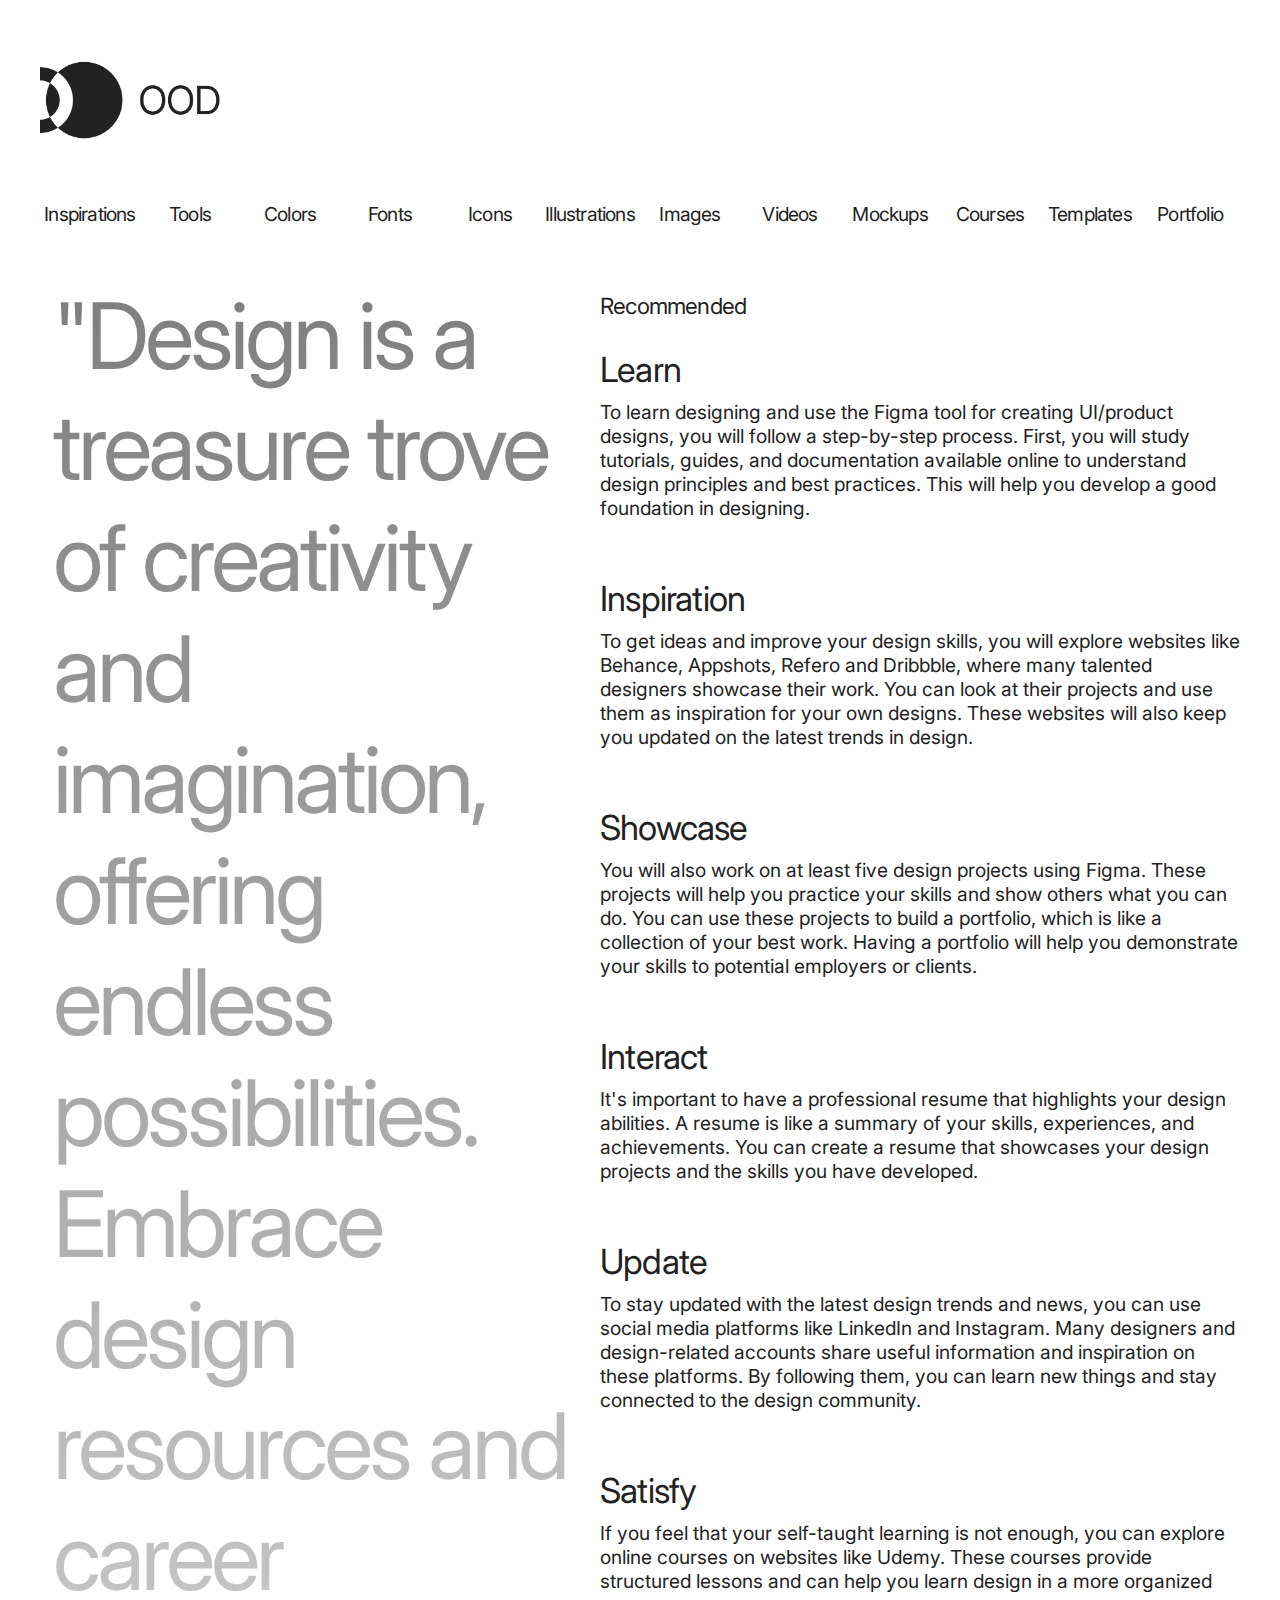
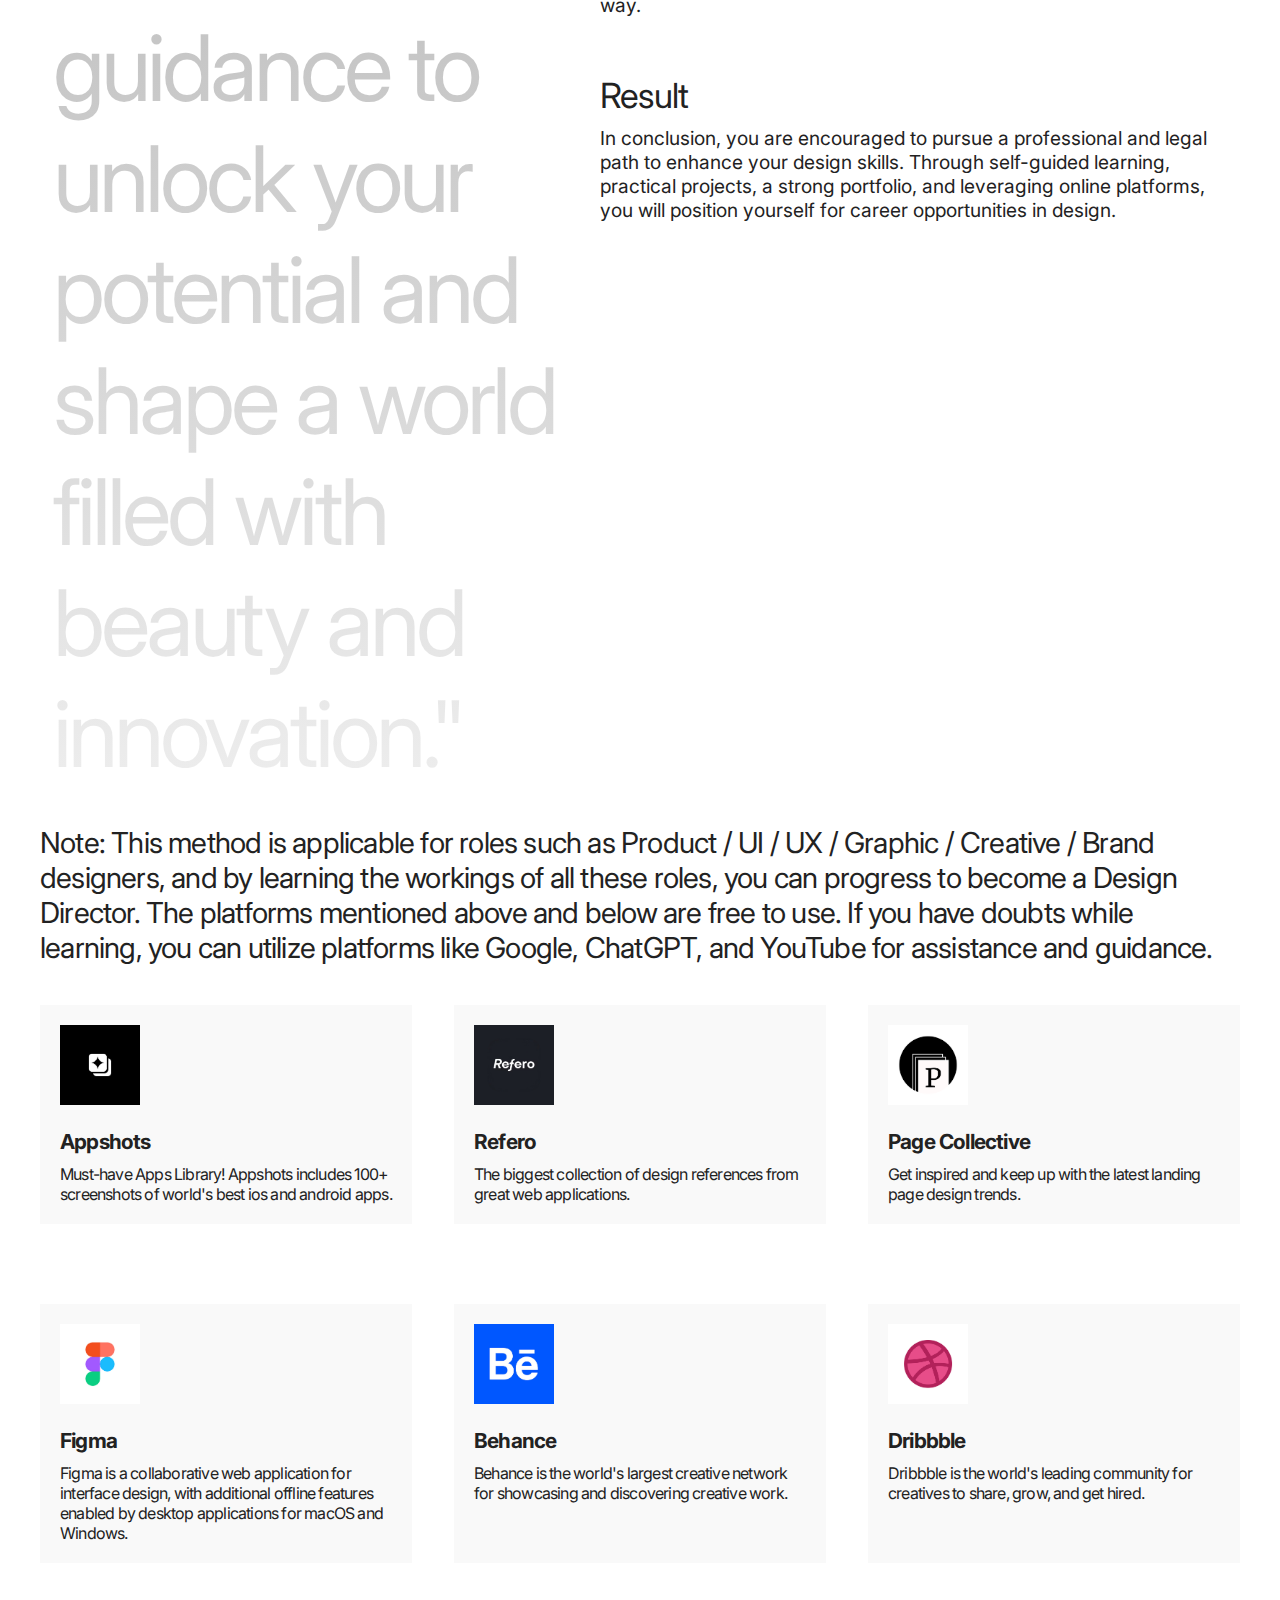
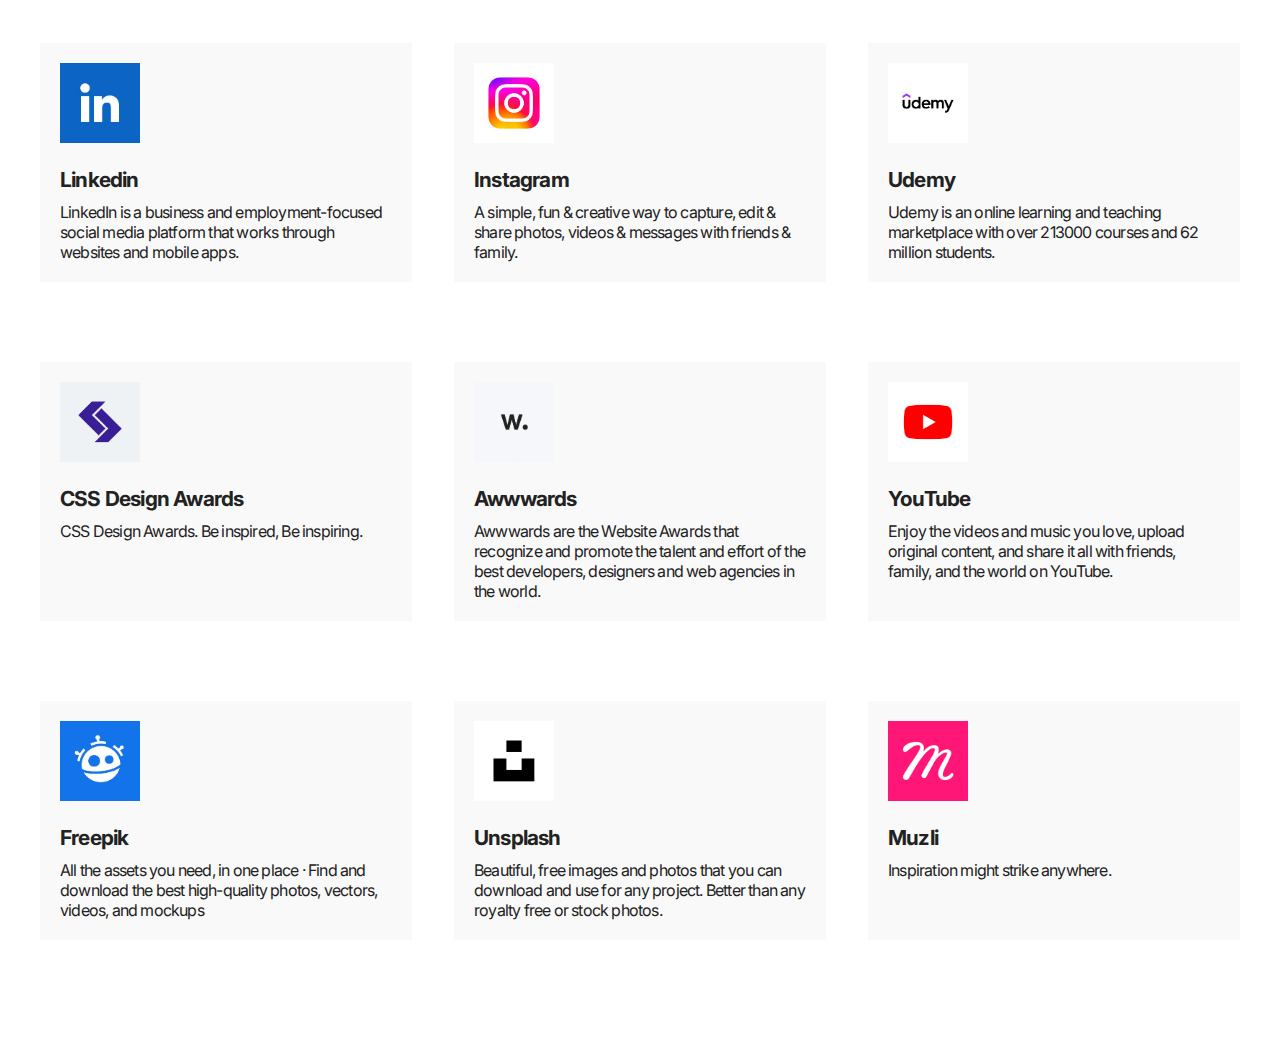
<file: index.html>
<!DOCTYPE html>
<html lang="en">
<head>
    <meta charset="UTF-8">
    <meta http-equiv="X-UA-Compatible" content="IE=edge">
    <meta name="viewport" content="width=device-width, initial-scale=1.0">
    <title>OOD</title>
    <link rel="preconnect" href="https://fonts.googleapis.com">
    <link rel="preconnect" href="https://fonts.gstatic.com" crossorigin>
    <link href="https://fonts.googleapis.com/css2?family=Inter&display=swap" rel="stylesheet">
    <link rel="stylesheet" href="style.css"/>
</head>
<body>
    <img class="logo" src="./images/OOD.png" /> 
    <nav>
        <div class="nav-item">
            <a class="nav-items" href="">Inspirations</a>
            <a class="nav-items" href="">Tools</a>
            <a class="nav-items" href="">Colors</a>
        </div>
        <div class="nav-item">
            <a class="nav-items" href="">Fonts</a>
            <a class="nav-items" href="">Icons</a>
            <a class="nav-items" href="">Illustrations</a>
        </div>
        <div class="nav-item">
            <a class="nav-items" href="">Images</a>
            <a class="nav-items" href="">Videos</a>
            <a class="nav-items" href="">Mockups</a>
        </div>
        <div class="nav-item">
            <a class="nav-items" href="">Courses</a>
            <a class="nav-items" href="">Templates</a>
            <a class="nav-items" href="">Portfolio</a>
        </div>
    </nav> 
    <div class="r-center">
    <div class="title">"Design is a treasure trove of creativity and imagination, offering endless possibilities. Embrace design resources and career guidance to unlock your potential and shape a world filled with beauty and innovation."</div>
    <div>
    <div class="recommended">
        Recommended 
    </div>

    <div class="para">
        <div class="p-title">Learn</div>
        <div class="p-para">
        To learn designing and use the Figma tool for creating UI/product designs, you will follow a step-by-step process. First, you will study tutorials, guides, and documentation available online to understand design principles and best practices. This will help you develop a good foundation in designing.
    </div>
<br/>
<br/>
<div class="p-title">Inspiration</div>
<div class="p-para">
To get ideas and improve your design skills, you will explore websites like Behance, Appshots, Refero and Dribbble, where many talented designers showcase their work. You can look at their projects and use them as inspiration for your own designs. These websites will also keep you updated on the latest trends in design.
</div>
<br/>
<br/>
<div class="p-title">Showcase</div>
<div class="p-para">
You will also work on at least five design projects using Figma. These projects will help you practice your skills and show others what you can do. You can use these projects to build a portfolio, which is like a collection of your best work. Having a portfolio will help you demonstrate your skills to potential employers or clients.
</div>
<br/>
<br/>
<div class="p-title">Interact</div>
<div class="p-para">
It's important to have a professional resume that highlights your design abilities. A resume is like a summary of your skills, experiences, and achievements. You can create a resume that showcases your design projects and the skills you have developed.
</div>
<br/>
<br/>
<div class="p-title">Update</div>
<div class="p-para">
To stay updated with the latest design trends and news, you can use social media platforms like LinkedIn and Instagram. Many designers and design-related accounts share useful information and inspiration on these platforms. By following them, you can learn new things and stay connected to the design community.
</div>
<br/>
<br/>
<div class="p-title">Satisfy</div>
<div class="p-para">
If you feel that your self-taught learning is not enough, you can explore online courses on websites like Udemy. These courses provide structured lessons and can help you learn design in a more organized way.
</div>
<br/>
<br/>
<div class="p-title">Result</div>
<div class="p-para">
In conclusion, you are encouraged to pursue a professional and legal path to enhance your design skills. Through self-guided learning, practical projects, a strong portfolio, and leveraging online platforms, you will position yourself for career opportunities in design.
</div>
    </div>
</div>
</div>
    <div class="note">Note: This method is applicable for roles such as Product / UI / UX / Graphic / Creative / Brand designers, and by learning the workings of all these roles, you can progress to become a Design Director. The platforms mentioned above and below are free to use. If you have doubts while learning, you can utilize platforms like Google, ChatGPT, and YouTube for assistance and guidance.</div>



    <div class="flex">
        <div class="card">
            <div><img class="r-icons" src="./images/appshots.png" /></div>
            <div class="card-title">
                Appshots
            </div>
            <div>
                Must-have Apps Library! Appshots includes 100+ screenshots of world's best ios and android apps.
            </div>
        </div>
        <div class="card">
            <div><img class="r-icons" src="./images/refero.png" /></div>
            <div class="card-title">
                Refero
            </div>
            <div>
                The biggest collection of design references from great web applications.
             </div>
        </div>
        <div class="card">
            <div><img class="r-icons" src="./images/pagecollective.png" /></div>
            <div class="card-title">
                Page Collective
            </div>
            <div>
                Get inspired and keep up with the latest landing page design trends.
            </div>
        </div>
    </div>







        <div class="flex">
            <div class="card">
                <div><img class="r-icons" src="./images/figma.png" /></div>
                <div class="card-title">
                    Figma
                </div>
                <div>
                    Figma is a collaborative web application for interface design, with additional offline features enabled by desktop applications for macOS and Windows.
                </div>
            </div>
            <div class="card">
                <div><img class="r-icons" src="./images/behance.png" /></div>
                <div class="card-title">
                    Behance
                </div>
                <div>
                    Behance is the world's largest creative network for showcasing and discovering creative work.                </div>
            </div>
            <div class="card">
                <div><img class="r-icons" src="./images/dribbble.png" /></div>
                <div class="card-title">
                    Dribbble
                </div>
                <div>
                    Dribbble is the world's leading community for creatives to share, grow, and get hired.
                </div>
            </div>
        </div>

        <div class="flex">
            <div class="card">
                <div><img class="r-icons" src="./images/linkedin.png" /></div>
                <div class="card-title">
                    Linkedin
                </div>
                <div>
                    LinkedIn is a business and employment-focused social media platform that works through websites and mobile apps.                </div>
            </div>
            <div class="card">
                <div><img class="r-icons" src="./images/instagram.png" /></div>
                <div class="card-title">
                    Instagram
                </div>
                <div>
                    A simple, fun & creative way to capture, edit & share photos, videos & messages with friends & family.                </div>
            </div>
            <div class="card">
                <div><img class="r-icons" src="./images/udemy.png" /></div>
                <div class="card-title">
                    Udemy
                </div>
                <div>
                    Udemy is an online learning and teaching marketplace with over 213000 courses and 62 million students.                </div>
            </div>

        </div>


        <div class="flex">
            <div class="card">
                <div><img class="r-icons" src="./images/cssdesignawards.png" /></div>
                <div class="card-title">
                    CSS Design Awards
                </div>
                <div>
                    CSS Design Awards. Be inspired, Be inspiring.
                </div>
            </div>
            <div class="card">
                <div><img class="r-icons" src="./images/awwwards.png" /></div>
                <div class="card-title">
                    Awwwards
                </div>
                <div>
                    Awwwards are the Website Awards that recognize and promote the talent and effort of the best developers, designers and web agencies in the world.            
                </div>
            </div>
            <div class="card">
                <div><img class="r-icons" src="./images/youtube.png" /></div>
                <div class="card-title">
                    YouTube
                </div>
                <div>
                    Enjoy the videos and music you love, upload original content, and share it all with friends, family, and the world on YouTube.</div>
            </div>
        </div>


        <div class="flex">
            <div class="card">
                <div><img class="r-icons" src="./images/freepik.png" /></div>
                <div class="card-title">
                    Freepik
                </div>
                <div>
                    All the assets you need, in one place · Find and download the best high-quality photos, vectors, videos, and mockups                </div>
            </div>
            <div class="card">
                <div><img class="r-icons" src="./images/unsplash.png" /></div>
                <div class="card-title">
                    Unsplash
                </div>
                <div>
                    Beautiful, free images and photos that you can download and use for any project. Better than any royalty free or stock photos.                </div>
            </div>
            <div class="card">
                <div><img class="r-icons" src="./images/muzli.png" /></div>
                <div class="card-title">
                    Muzli
                </div>
                <div>
                    Inspiration might strike anywhere.                </div>
            </div>
        </div>


</body>
</html>
</file>
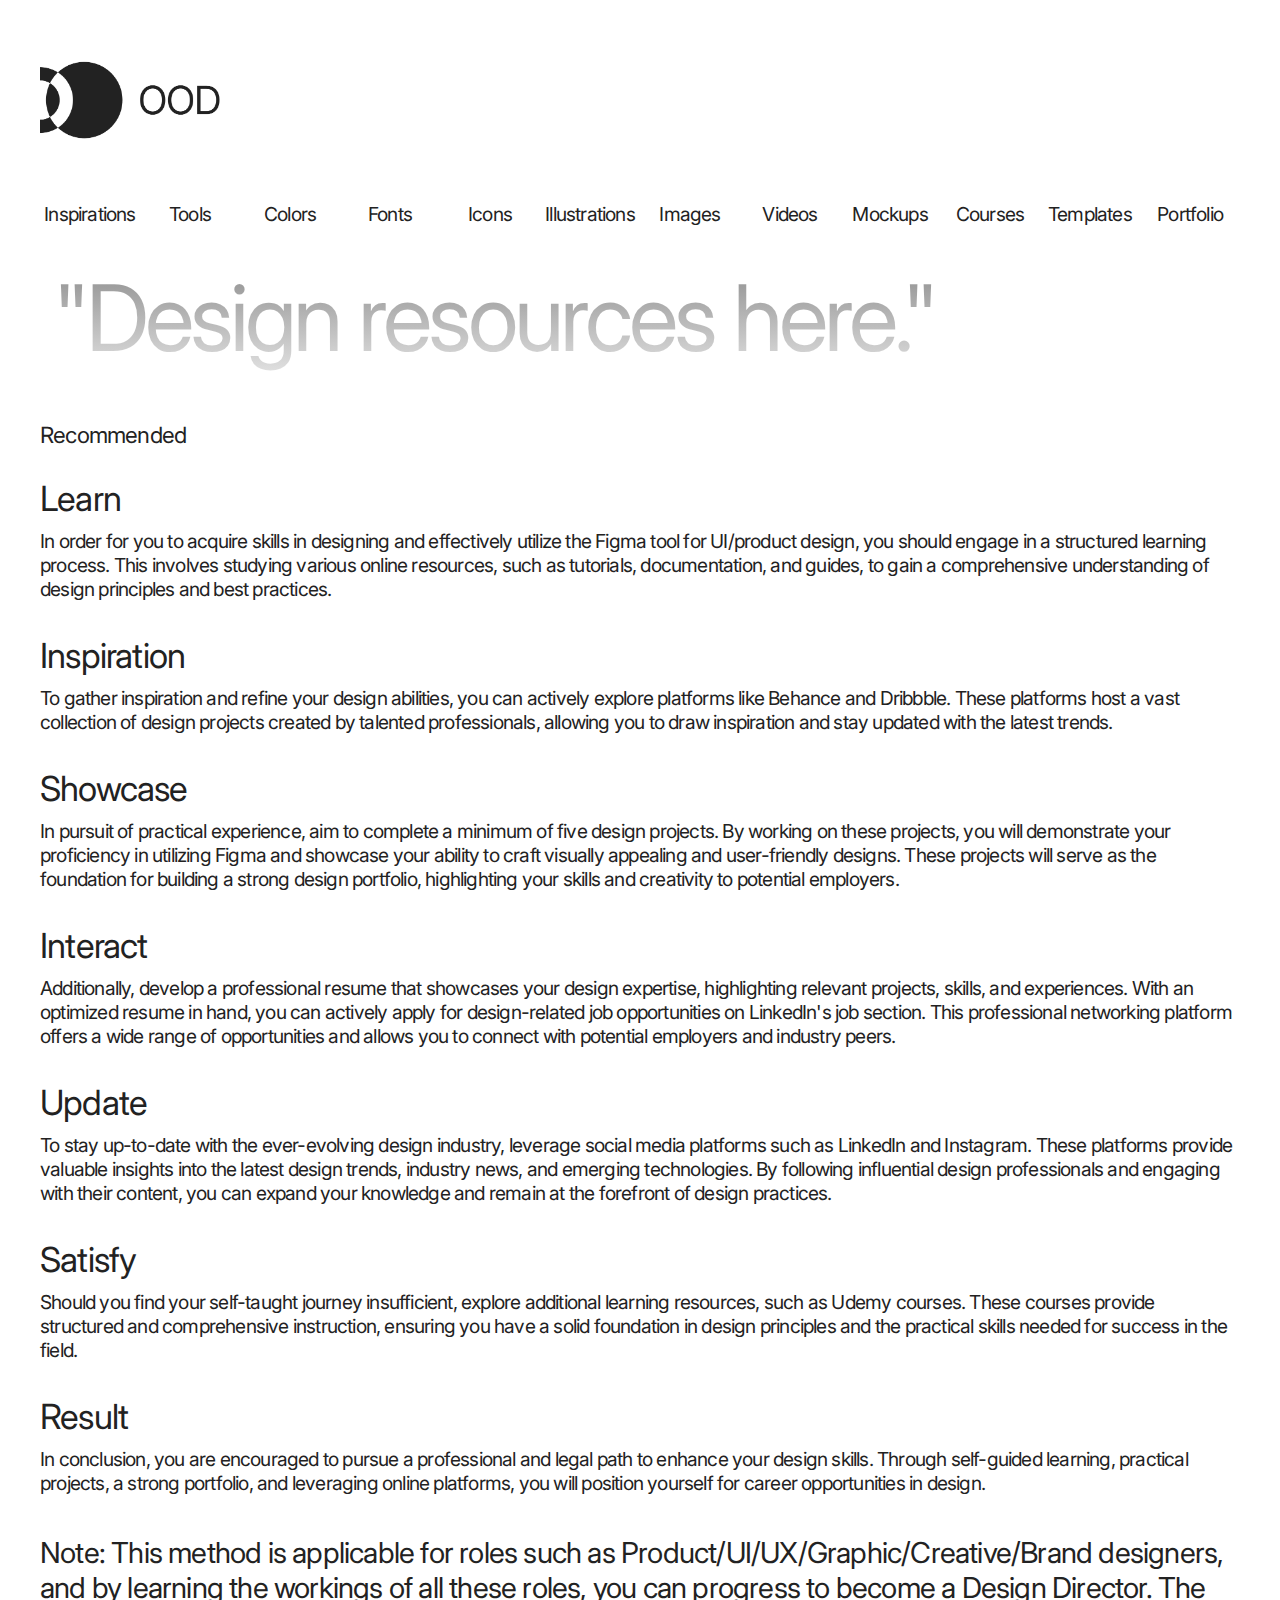
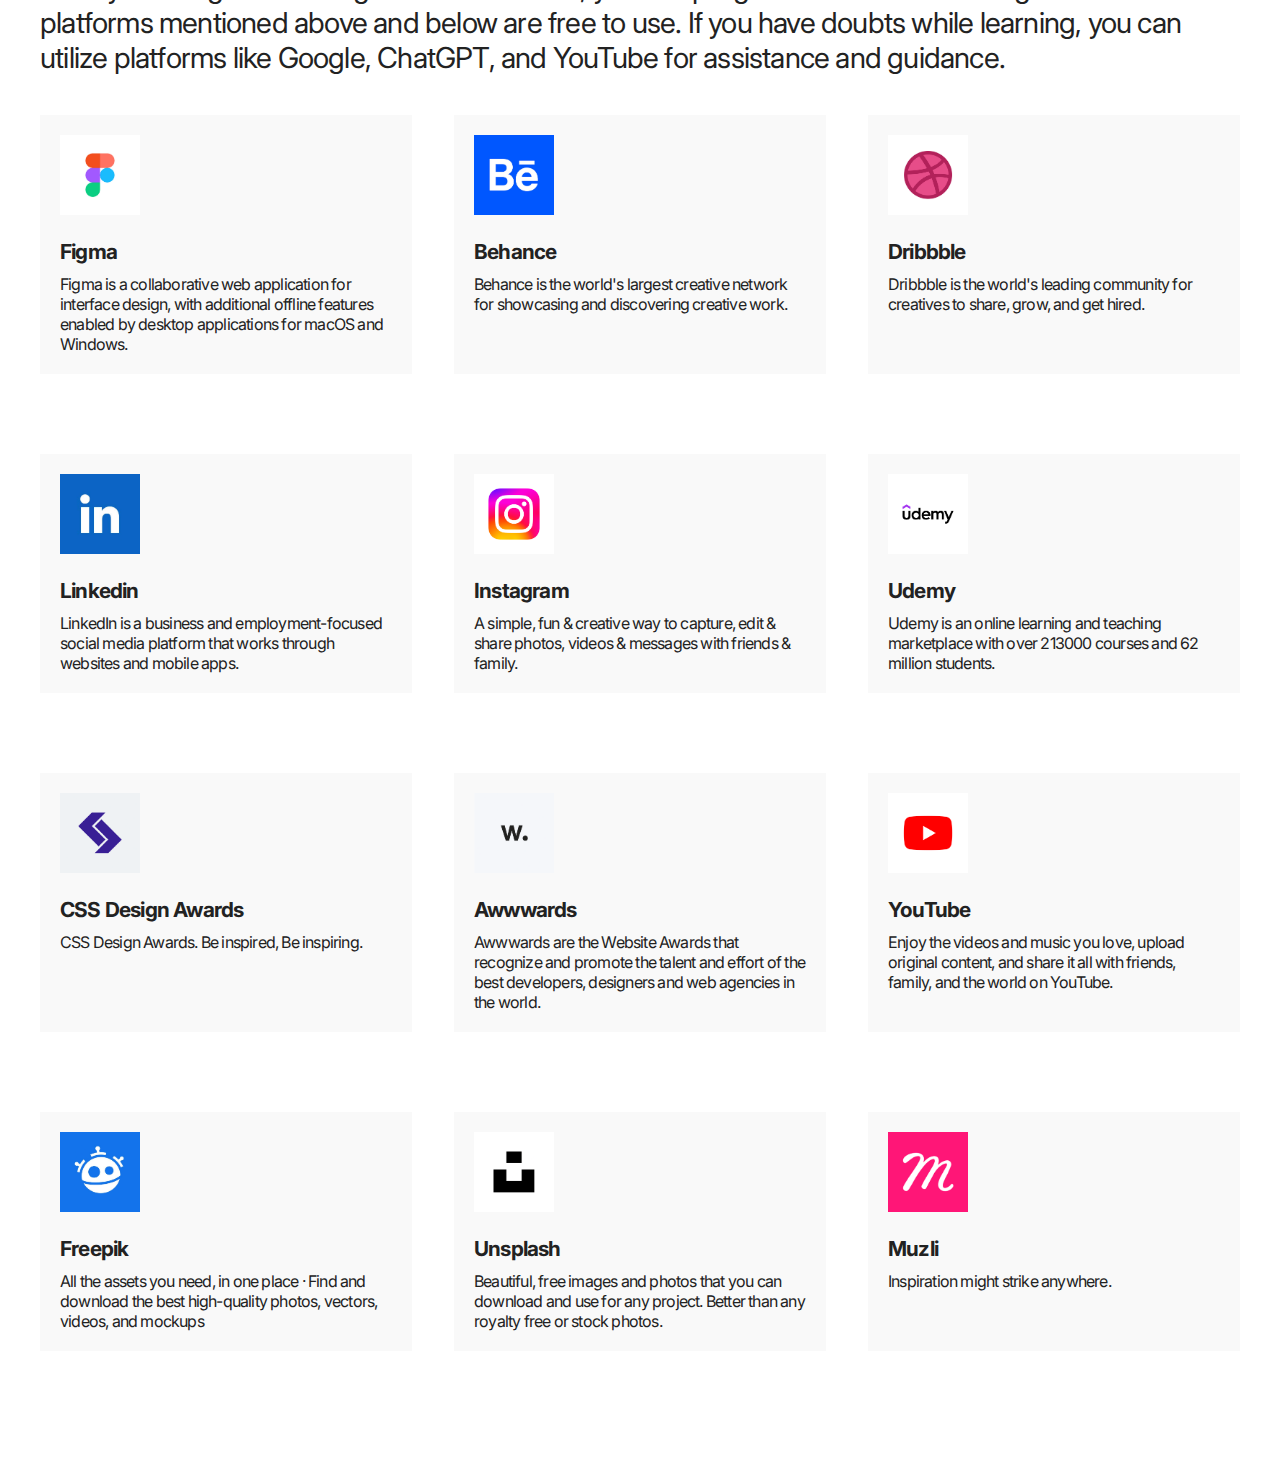
<file: OOD.html>
<!DOCTYPE html>
<html lang="en">
<head>
    <meta charset="UTF-8">
    <meta http-equiv="X-UA-Compatible" content="IE=edge">
    <meta name="viewport" content="width=device-width, initial-scale=1.0">
    <title>OOD</title>
    <link rel="preconnect" href="https://fonts.googleapis.com">
    <link rel="preconnect" href="https://fonts.gstatic.com" crossorigin>
    <link href="https://fonts.googleapis.com/css2?family=Inter&display=swap" rel="stylesheet">
    <link rel="stylesheet" href="style.css"/>
</head>
<body>
    <img class="logo" src="./images/OOD.png" /> 
    <nav>
        <div class="nav-item">
            <a class="nav-items" href="">Inspirations</a>
            <a class="nav-items" href="">Tools</a>
            <a class="nav-items" href="">Colors</a>
        </div>
        <div class="nav-item">
            <a class="nav-items" href="">Fonts</a>
            <a class="nav-items" href="">Icons</a>
            <a class="nav-items" href="">Illustrations</a>
        </div>
        <div class="nav-item">
            <a class="nav-items" href="">Images</a>
            <a class="nav-items" href="">Videos</a>
            <a class="nav-items" href="">Mockups</a>
        </div>
        <div class="nav-item">
            <a class="nav-items" href="">Courses</a>
            <a class="nav-items" href="">Templates</a>
            <a class="nav-items" href="">Portfolio</a>
        </div>
    </nav> 
    <div class="title">"Design resources here."</div>
    <div class="recommended">
        Recommended 
    </div>

    <div class="para">
        <div class="p-title">Learn</div>
        In order for you to acquire skills in designing and effectively utilize the Figma tool for UI/product design, you should engage in a structured learning process. This involves studying various online resources, such as tutorials, documentation, and guides, to gain a comprehensive understanding of design principles and best practices.
<br/>
<br/>
<div class="p-title">Inspiration</div>
To gather inspiration and refine your design abilities, you can actively explore platforms like Behance and Dribbble. These platforms host a vast collection of design projects created by talented professionals, allowing you to draw inspiration and stay updated with the latest trends.
<br/>
<br/>
<div class="p-title">Showcase</div>
In pursuit of practical experience, aim to complete a minimum of five design projects. By working on these projects, you will demonstrate your proficiency in utilizing Figma and showcase your ability to craft visually appealing and user-friendly designs. These projects will serve as the foundation for building a strong design portfolio, highlighting your skills and creativity to potential employers.
<br/>
<br/>
<div class="p-title">Interact</div>
Additionally, develop a professional resume that showcases your design expertise, highlighting relevant projects, skills, and experiences. With an optimized resume in hand, you can actively apply for design-related job opportunities on LinkedIn's job section. This professional networking platform offers a wide range of opportunities and allows you to connect with potential employers and industry peers.
<br/>
<br/>
<div class="p-title">Update</div>
To stay up-to-date with the ever-evolving design industry, leverage social media platforms such as LinkedIn and Instagram. These platforms provide valuable insights into the latest design trends, industry news, and emerging technologies. By following influential design professionals and engaging with their content, you can expand your knowledge and remain at the forefront of design practices.
<br/>
<br/>
<div class="p-title">Satisfy</div>
Should you find your self-taught journey insufficient, explore additional learning resources, such as Udemy courses. These courses provide structured and comprehensive instruction, ensuring you have a solid foundation in design principles and the practical skills needed for success in the field.
<br/>
<br/>
<div class="p-title">Result</div>
In conclusion, you are encouraged to pursue a professional and legal path to enhance your design skills. Through self-guided learning, practical projects, a strong portfolio, and leveraging online platforms, you will position yourself for career opportunities in design.
    </div>

    <div class="note">Note: This method is applicable for roles such as Product/UI/UX/Graphic/Creative/Brand designers, and by learning the workings of all these roles, you can progress to become a Design Director. The platforms mentioned above and below are free to use. If you have doubts while learning, you can utilize platforms like Google, ChatGPT, and YouTube for assistance and guidance.</div>

        <div class="flex">
            <div class="card">
                <div><img class="r-icons" src="./images/figma.png" /></div>
                <div class="card-title">
                    Figma
                </div>
                <div>
                    Figma is a collaborative web application for interface design, with additional offline features enabled by desktop applications for macOS and Windows.
                </div>
            </div>
            <div class="card">
                <div><img class="r-icons" src="./images/behance.png" /></div>
                <div class="card-title">
                    Behance
                </div>
                <div>
                    Behance is the world's largest creative network for showcasing and discovering creative work.                </div>
            </div>
            <div class="card">
                <div><img class="r-icons" src="./images/dribbble.png" /></div>
                <div class="card-title">
                    Dribbble
                </div>
                <div>
                    Dribbble is the world's leading community for creatives to share, grow, and get hired.
                </div>
            </div>
        </div>

        <div class="flex">
            <div class="card">
                <div><img class="r-icons" src="./images/linkedin.png" /></div>
                <div class="card-title">
                    Linkedin
                </div>
                <div>
                    LinkedIn is a business and employment-focused social media platform that works through websites and mobile apps.                </div>
            </div>
            <div class="card">
                <div><img class="r-icons" src="./images/instagram.png" /></div>
                <div class="card-title">
                    Instagram
                </div>
                <div>
                    A simple, fun & creative way to capture, edit & share photos, videos & messages with friends & family.                </div>
            </div>
            <div class="card">
                <div><img class="r-icons" src="./images/udemy.png" /></div>
                <div class="card-title">
                    Udemy
                </div>
                <div>
                    Udemy is an online learning and teaching marketplace with over 213000 courses and 62 million students.                </div>
            </div>

        </div>


        <div class="flex">
            <div class="card">
                <div><img class="r-icons" src="./images/cssdesignawards.png" /></div>
                <div class="card-title">
                    CSS Design Awards
                </div>
                <div>
                    CSS Design Awards. Be inspired, Be inspiring.
                </div>
            </div>
            <div class="card">
                <div><img class="r-icons" src="./images/awwwards.png" /></div>
                <div class="card-title">
                    Awwwards
                </div>
                <div>
                    Awwwards are the Website Awards that recognize and promote the talent and effort of the best developers, designers and web agencies in the world.            
                </div>
            </div>
            <div class="card">
                <div><img class="r-icons" src="./images/youtube.png" /></div>
                <div class="card-title">
                    YouTube
                </div>
                <div>
                    Enjoy the videos and music you love, upload original content, and share it all with friends, family, and the world on YouTube.</div>
            </div>
        </div>


        <div class="flex">
            <div class="card">
                <div><img class="r-icons" src="./images/freepik.png" /></div>
                <div class="card-title">
                    Freepik
                </div>
                <div>
                    All the assets you need, in one place · Find and download the best high-quality photos, vectors, videos, and mockups                </div>
            </div>
            <div class="card">
                <div><img class="r-icons" src="./images/unsplash.png" /></div>
                <div class="card-title">
                    Unsplash
                </div>
                <div>
                    Beautiful, free images and photos that you can download and use for any project. Better than any royalty free or stock photos.                </div>
            </div>
            <div class="card">
                <div><img class="r-icons" src="./images/muzli.png" /></div>
                <div class="card-title">
                    Muzli
                </div>
                <div>
                    Inspiration might strike anywhere.                </div>
            </div>
        </div>


</body>
</html>
</file>
<file: style.css>
*{
    margin: 0;
    box-sizing: border-box;
    font-family: 'Inter', sans-serif;
    letter-spacing: -0.8px;
}

body{
    background-color: white;
    padding: 20px 40px 40px 40px;
}

.logo{
    height: 160px;
}

a{
    color: #222222;
    text-decoration: none;
}

nav{
    display: flex;
    justify-content: space-between;

}

.nav-item{
    margin: 2vh 0;
    display: flex;
    justify-content: space-between;
    width: 24.5vw;
}

.nav-items{
    width: 7.8vw;
    display: flex;
    justify-content: center;
    font-size: 120%;
}

.nav-items:hover{
    opacity: 0.8;
}


.title{
    display: flex;
    padding: 2vh 1vw;
    font-size: 574%;
    letter-spacing: -4px;
    background: -webkit-linear-gradient( #7e7e7e,#eee);
    -webkit-background-clip: text;
    -webkit-text-fill-color: transparent;
    color: linear-gradient(to right, red,orange,yellow,green,blue,indigo,violet);
}

.recommended{
    font-size: 140%;
    display: flex;
    color: #222222;
    margin: 30px 0;
}

.r-icons{
    width: 80px;
    margin-bottom: 20px;
}

.card-title{
    font-size: 130%;
    font-weight: bold;
    margin-bottom: 10px;
}

.card{
    background-color: #F9F9F9;
    width: 31%;
    padding: 20px;
    margin-bottom: 80px;
    color: #222222;
    transition: 0.3s;
}

.card:hover{
    opacity: 0.8;
}

.flex{
    display: flex;
    justify-content: space-between;
}

.para{
    margin-bottom: 40px;
    font-size: 120%;
    color: #222222;
}

.p-title{
    font-size: 180%;
    margin: 10px 0;
}

.note{
    color: #222222;
    font-size: 180%;
    margin-bottom: 40px;
}

.p-para{
    font-size: 100%;
    letter-spacing: 0px;
    width: 50vw;
}

.r-center{
    margin: 2vh auto;
    display: flex;
    justify-content: center;
}


@media screen and (max-width: 800px) {
    .r-center{
        display: block;
    }
    .p-para{
        width: auto;
    }
    body{
        padding: 10px 24px 24px 24px;
    }
    .nav-item{
        display: block;
        width: auto;
    }
    .nav-items{
        width: auto;
        font-size: 90%;
        padding: 2vh 0;
    }
    .title{
        font-size: 300%;
    }

    .note{
        font-size: 140%;
    }
    .flex{
        display: block;
    }

    .card{
        width: auto;
        margin-bottom: 40px;
    }
}
</file>
